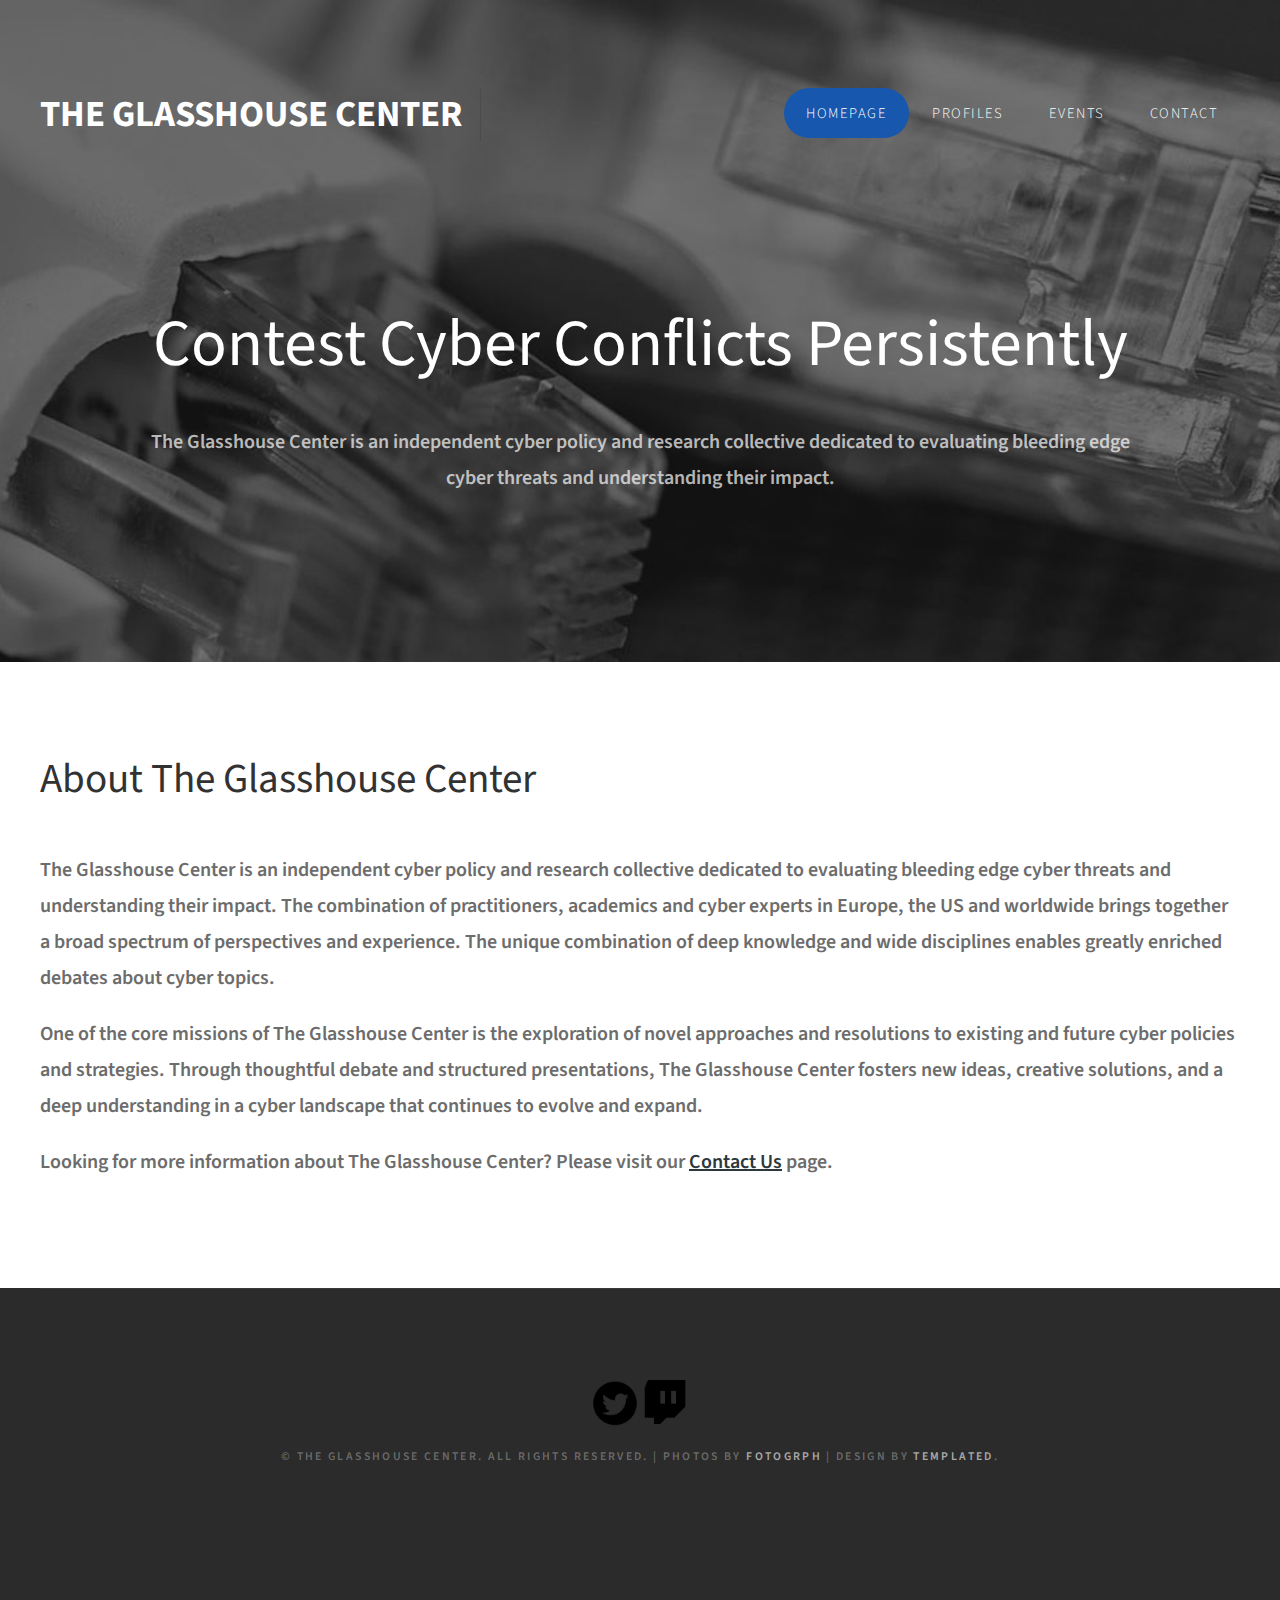
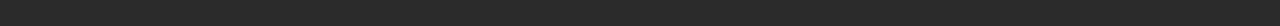
<file: index.html>
<!DOCTYPE html>
<!--
Design by TEMPLATED
http://templated.co
Released for free under the Creative Commons Attribution License

Name       : SimpleWork 
Description: A two-column, fixed-width design with dark color scheme.
Version    : 1.0
Released   : 20140225

By reading this, your received an +1 to HTML reviewing skills <3

-->
<html xmlns="http://www.w3.org/1999/xhtml">
  <head>
    <meta http-equiv="Content-Type" content=
    "text/html; charset=utf-8" />
    <title>
      The Glasshouse Center
    </title>
    <meta name="keywords" content="" />
    <meta name="description" content="The Glasshouse Center is an independent cyber policy and research collective dedicated to evaluating bleeding edge cyber threats and understanding their impact." />
    <link href="https://fonts.googleapis.com/css?family=Source+Sans+Pro:200,300,400,600,700,900"
    rel="stylesheet" />
    <link href="default.css" rel="stylesheet" type="text/css" media="all" />
    <link href="fonts.css" rel="stylesheet" type="text/css" media="all" />
    <!--[if IE 6]><link href="default_ie6.css" rel="stylesheet" type="text/css" /><![endif]-->
    <script async src="https://www.googletagmanager.com/gtag/js?id=G-L4NRE0BMDX"></script>
    <script>
      window.dataLayer = window.dataLayer || [];
      function gtag(){dataLayer.push(arguments);}
      gtag('js', new Date());

      gtag('config', 'G-L4NRE0BMDX');
    </script>        
  </head>
  <body>
    <div id="header-wrapper">
      <div id="header" class="container">
        <div id="logo">
          <h1>
            <a href="index.html">The Glasshouse Center</a>
          </h1>
        </div>
        <div id="menu">
          <ul>
            <li class="current_page_item">
              <a href="#" accesskey="1" title="">Homepage</a>
            </li>
            <li>
              <a href="profiles.html" accesskey="2" title=
              "">Profiles</a>
            </li>
            <li>
              <a href="events.html" accesskey="3" title=
              "">Events</a>
            </li>             
            <li>
              <a href="contact.html" accesskey="5" title=
              "">Contact</a>
            </li>
          </ul>
        </div>
      </div>
      <div id="header-featured">
        <div id="banner-wrapper">
          <div id="banner" class="container">
            <h2>
              Contest Cyber Conflicts Persistently
            </h2>
            <p>
              The Glasshouse Center is an independent cyber policy
              and research collective dedicated to evaluating
              bleeding edge cyber threats and understanding their
              impact.
            </p>
          </div>
        </div>
      </div>
    </div>
    <div id="wrapper">
      <div id="page" class="container">
        <div class="title">
          <h2>
            About The Glasshouse Center
          </h2>
        </div>
        <p>
          The Glasshouse Center is an independent cyber policy and
          research collective dedicated to evaluating bleeding edge
          cyber threats and understanding their impact. The
          combination of practitioners, academics and cyber experts
          in Europe, the US and worldwide brings together a broad
          spectrum of perspectives and experience. The unique
          combination of deep knowledge and wide disciplines
          enables greatly enriched debates about cyber topics.
        </p>
        <p>
          One of the core missions of The Glasshouse Center is the
          exploration of novel approaches and resolutions to
          existing and future cyber policies and strategies.
          Through thoughtful debate and structured presentations,
          The Glasshouse Center fosters new ideas, creative
          solutions, and a deep understanding in a cyber landscape
          that continues to evolve and expand.
        </p>
        <p>
          Looking for more information about The Glasshouse Center?
          Please visit our <a href="contact.html">Contact Us</a>
          page.
        </p>
      </div>
    </div>
    <div id="copyright" class="container">
      <p>
        <a href="https://Twitter.com/GlasshouseCtr"><img alt=
        "Twitter Icon" src='images/43-twitter-512.png' class=
        "image-twitter" /></a><a href=
        "https://twitch.tv/TheGlasshouseCtr"><img alt="Twitch Icon"
        src='images/twitch-9-457969.png' class=
        "image-twitter" /></a>
      </p>
      <p>
        © The Glasshouse Center. All rights reserved. | Photos by
        <a href="http://fotogrph.com/">Fotogrph</a> | Design by
        <a href="http://templated.co" rel="nofollow">TEMPLATED</a>.
      </p>
    </div>
  </body>
</html>
</file>
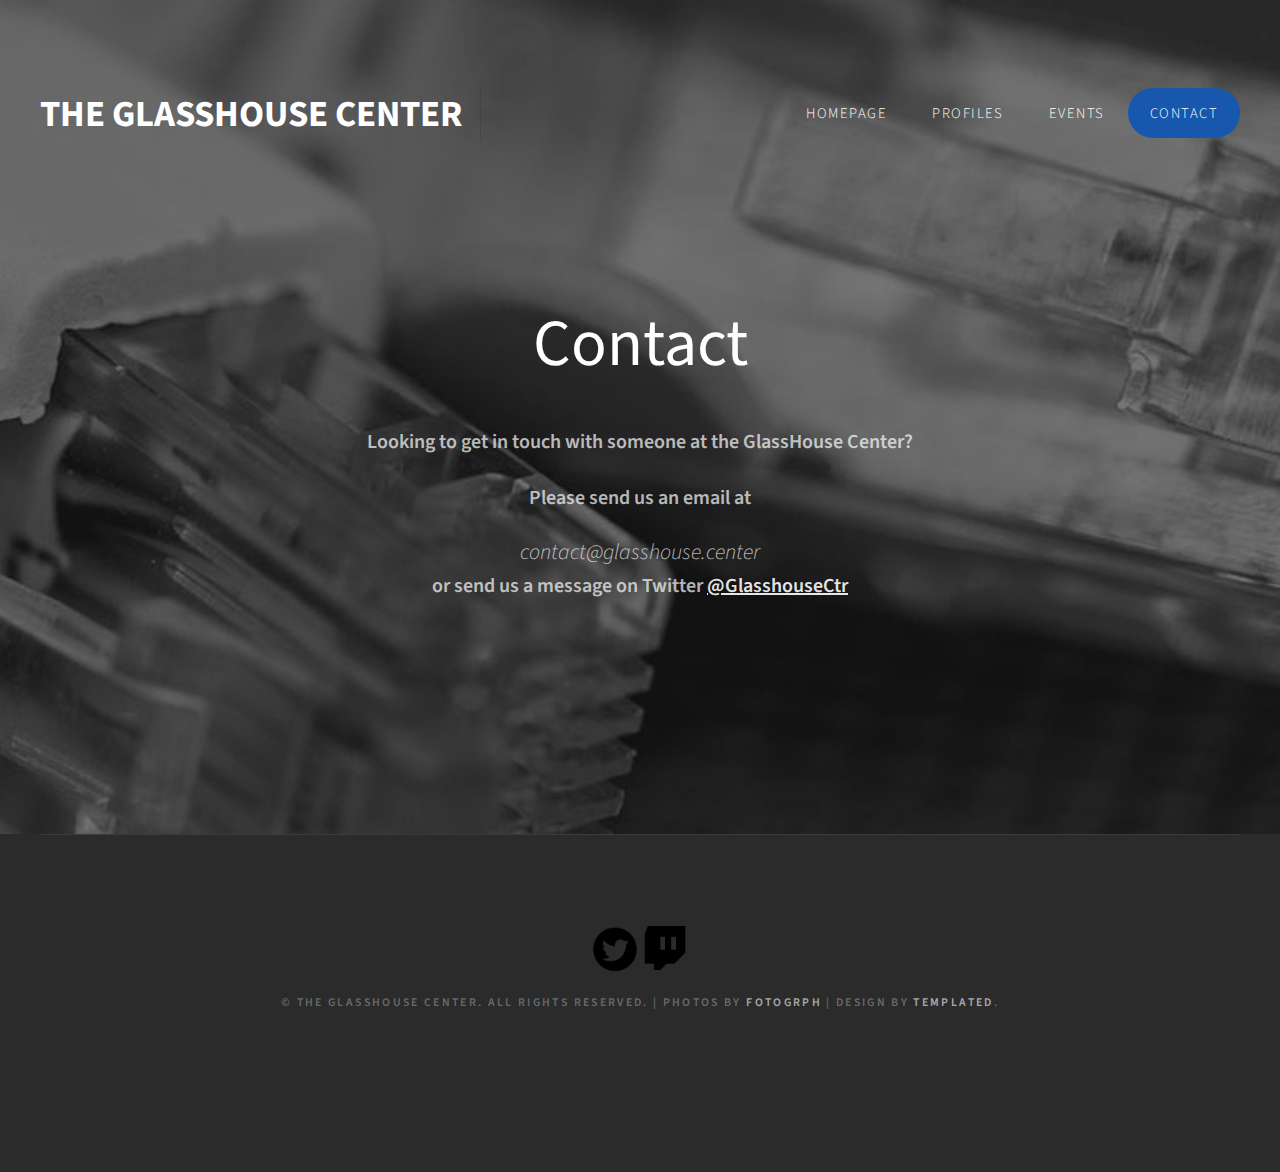
<file: contact.html>
<!DOCTYPE html>
<!--
Design by TEMPLATED
http://templated.co
Released for free under the Creative Commons Attribution License

Name       : SimpleWork 
Description: A two-column, fixed-width design with dark color scheme.
Version    : 1.0
Released   : 20140225

By reading this, your received an +1 to HTML reviewing skills <3

-->
<html xmlns="http://www.w3.org/1999/xhtml">
<head>
<meta http-equiv="Content-Type" content="text/html; charset=utf-8" />
<title>The Glasshouse Center - Contact</title>
<meta name="keywords" content="" />
<meta name="description" content="The Glasshouse Center is an independent cyber policy and research collective dedicated to evaluating bleeding edge cyber threats and understanding their impact." />
<link href="https://fonts.googleapis.com/css?family=Source+Sans+Pro:200,300,400,600,700,900" rel="stylesheet" />
<link href="default.css" rel="stylesheet" type="text/css" media="all" />
<link href="fonts.css" rel="stylesheet" type="text/css" media="all" />

<!--[if IE 6]><link href="default_ie6.css" rel="stylesheet" type="text/css" /><![endif]-->
  <script async src="https://www.googletagmanager.com/gtag/js?id=G-L4NRE0BMDX"></script>
  <script>
    window.dataLayer = window.dataLayer || [];
    function gtag(){dataLayer.push(arguments);}
    gtag('js', new Date());

    gtag('config', 'G-L4NRE0BMDX');
  </script>  
</head>
<body>
<div id="header-wrapper">
	<div id="header" class="container">
		<div id="logo">
			<h1><a href="index.html">The Glasshouse Center</a></h1>
		</div>
		<div id="menu">
			<ul>
				<li><a href="index.html" accesskey="1" title="">Homepage</a></li>
				<li><a href="profiles.html" accesskey="2" title="">Profiles</a></li>
        <li><a href="events.html" accesskey="3" title="">Events</a></li>                    
				<li class="current_page_item"><a href="#" accesskey="5" title="">Contact</a></li>
			</ul>
		</div>
	</div>
	<div id="header-featured">
        <div id="banner-wrapper">
          <div id="banner" class="container">
            <h2>
              Contact
            </h2>
            <p>Looking to get in touch with someone at the GlassHouse Center?</p>
              <p>  Please send us an email at </p>
              <address>contact@glasshouse.center</address>
              <p>or send us a message on Twitter <a href="https://Twitter.com/GlasshouseCtr">@GlasshouseCtr</a></p>
            
            <br />
            <br />
          </div>
		</div>
	</div>
</div>
<div id="wrapper">

</div>

<div id="copyright" class="container">
    <p><a href="https://Twitter.com/GlasshouseCtr"><img alt="Twitter Icon" src='images/43-twitter-512.png' class="image-twitter"/></a><a href="https://twitch.tv/TheGlasshouseCtr"><img alt="Twitch Icon" src='images/twitch-9-457969.png' class="image-twitter" /></a></p>
	<p>&copy; The Glasshouse Center. All rights reserved. | Photos by <a href="http://fotogrph.com/">Fotogrph</a> | Design by <a href="http://templated.co" rel="nofollow">TEMPLATED</a>.</p>
</div>
</body>
</html>
</file>
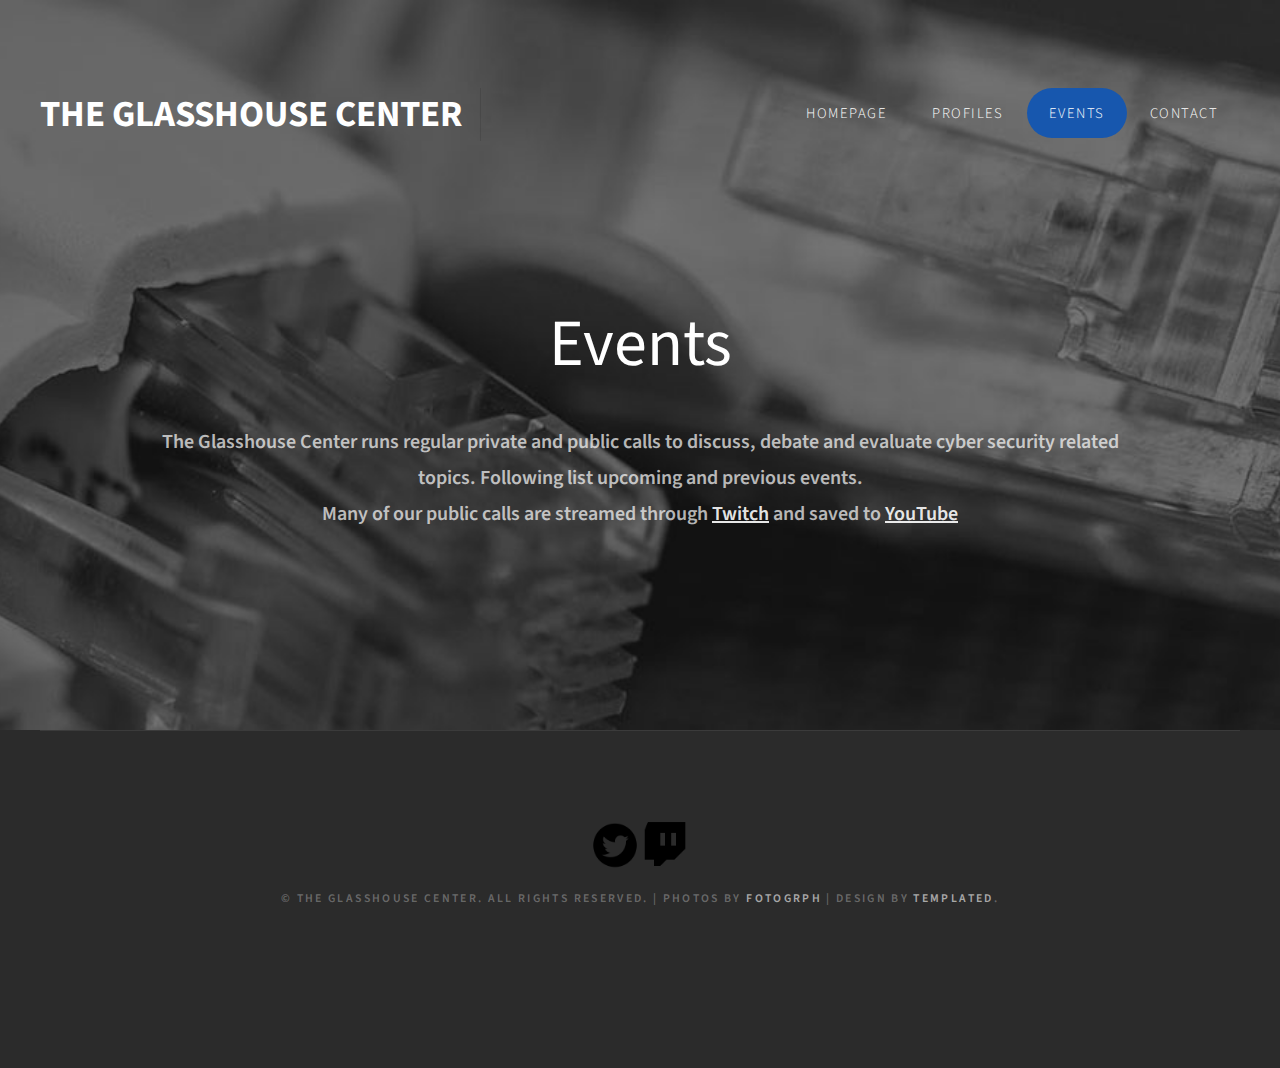
<file: events.html>
<!DOCTYPE html>
<!--
Design by TEMPLATED
http://templated.co
Released for free under the Creative Commons Attribution License

Name       : SimpleWork 
Description: A two-column, fixed-width design with dark color scheme.
Version    : 1.0
Released   : 20140225

By reading this, your received an +1 to HTML reviewing skills <3

-->
<html xmlns="http://www.w3.org/1999/xhtml">
<head>
<meta http-equiv="Content-Type" content="text/html; charset=utf-8" />
<title>The Glasshouse Center - Events</title>
<meta name="keywords" content="" />
<meta name="description" content="The Glasshouse Center is an independent cyber policy and research collective dedicated to evaluating bleeding edge cyber threats and understanding their impact." />
<link href="https://fonts.googleapis.com/css?family=Source+Sans+Pro:200,300,400,600,700,900" rel="stylesheet" />
<link href="default.css" rel="stylesheet" type="text/css" media="all" />
<link href="fonts.css" rel="stylesheet" type="text/css" media="all" />

<!--[if IE 6]><link href="default_ie6.css" rel="stylesheet" type="text/css" /><![endif]-->
  <script async src="https://www.googletagmanager.com/gtag/js?id=G-L4NRE0BMDX"></script>
  <script>
    window.dataLayer = window.dataLayer || [];
    function gtag(){dataLayer.push(arguments);}
    gtag('js', new Date());

    gtag('config', 'G-L4NRE0BMDX');
  </script>  
</head>
<body>
<div id="header-wrapper">
  <div id="header" class="container">
    <div id="logo">
      <h1><a href="index.html">The Glasshouse Center</a></h1>
    </div>
    <div id="menu">
      <ul>
        <li><a href="index.html" accesskey="1" title="">Homepage</a></li>
        <li><a href="profiles.html" accesskey="2" title="">Profiles</a></li>
        <li class="current_page_item"><a href="#" accesskey="3" title="">Events</a></li>                    
        <li><a href="contact.html" accesskey="5" title="">Contact</a></li>
      </ul>
    </div>
  </div>
  <div id="header-featured">
        <div id="banner-wrapper">
          <div id="banner" class="container">
            <h2>
              Events
            </h2>
            <p>The Glasshouse Center runs regular private and public calls to discuss, debate and evaluate cyber security related topics. Following list upcoming and previous events.  <br />Many of our public calls are streamed through <a href="https://twitch.tv/TheGlasshouseCtr">Twitch</a> and saved to <a href="https://www.youtube.com/channel/UC1vgdCz3YkBTKlrcXZHfrBA">YouTube</a></p>
            
            <br />
    <div id="twitch-embed"></div>

    <!-- Load the Twitch embed JavaScript file -->
    <script src="https://embed.twitch.tv/embed/v1.js"></script>

    <!-- Create a Twitch.Embed object that will render within the "twitch-embed" element -->
    <script type="text/javascript">
      new Twitch.Embed("twitch-embed", {
        width: 854,
        height: 480,
        channel: "theglasshousectr",
        // Only needed if this page is going to be embedded on other websites
        parent: ["glasshouse.center", "www.glasshouse.center"]
      });
    </script>          </div>
    </div>
  </div>
</div>
<div id="wrapper">

</div>

<div id="copyright" class="container">
    <p><a href="https://Twitter.com/GlasshouseCtr"><img alt="Twitter Icon" src='images/43-twitter-512.png' class="image-twitter"/></a><a href="https://twitch.tv/TheGlasshouseCtr"><img alt="Twitch Icon" src='images/twitch-9-457969.png' class="image-twitter" /></a></p>
  <p>&copy; The Glasshouse Center. All rights reserved. | Photos by <a href="http://fotogrph.com/">Fotogrph</a> | Design by <a href="http://templated.co" rel="nofollow">TEMPLATED</a>.</p>
</div>
</body>
</html>
</file>
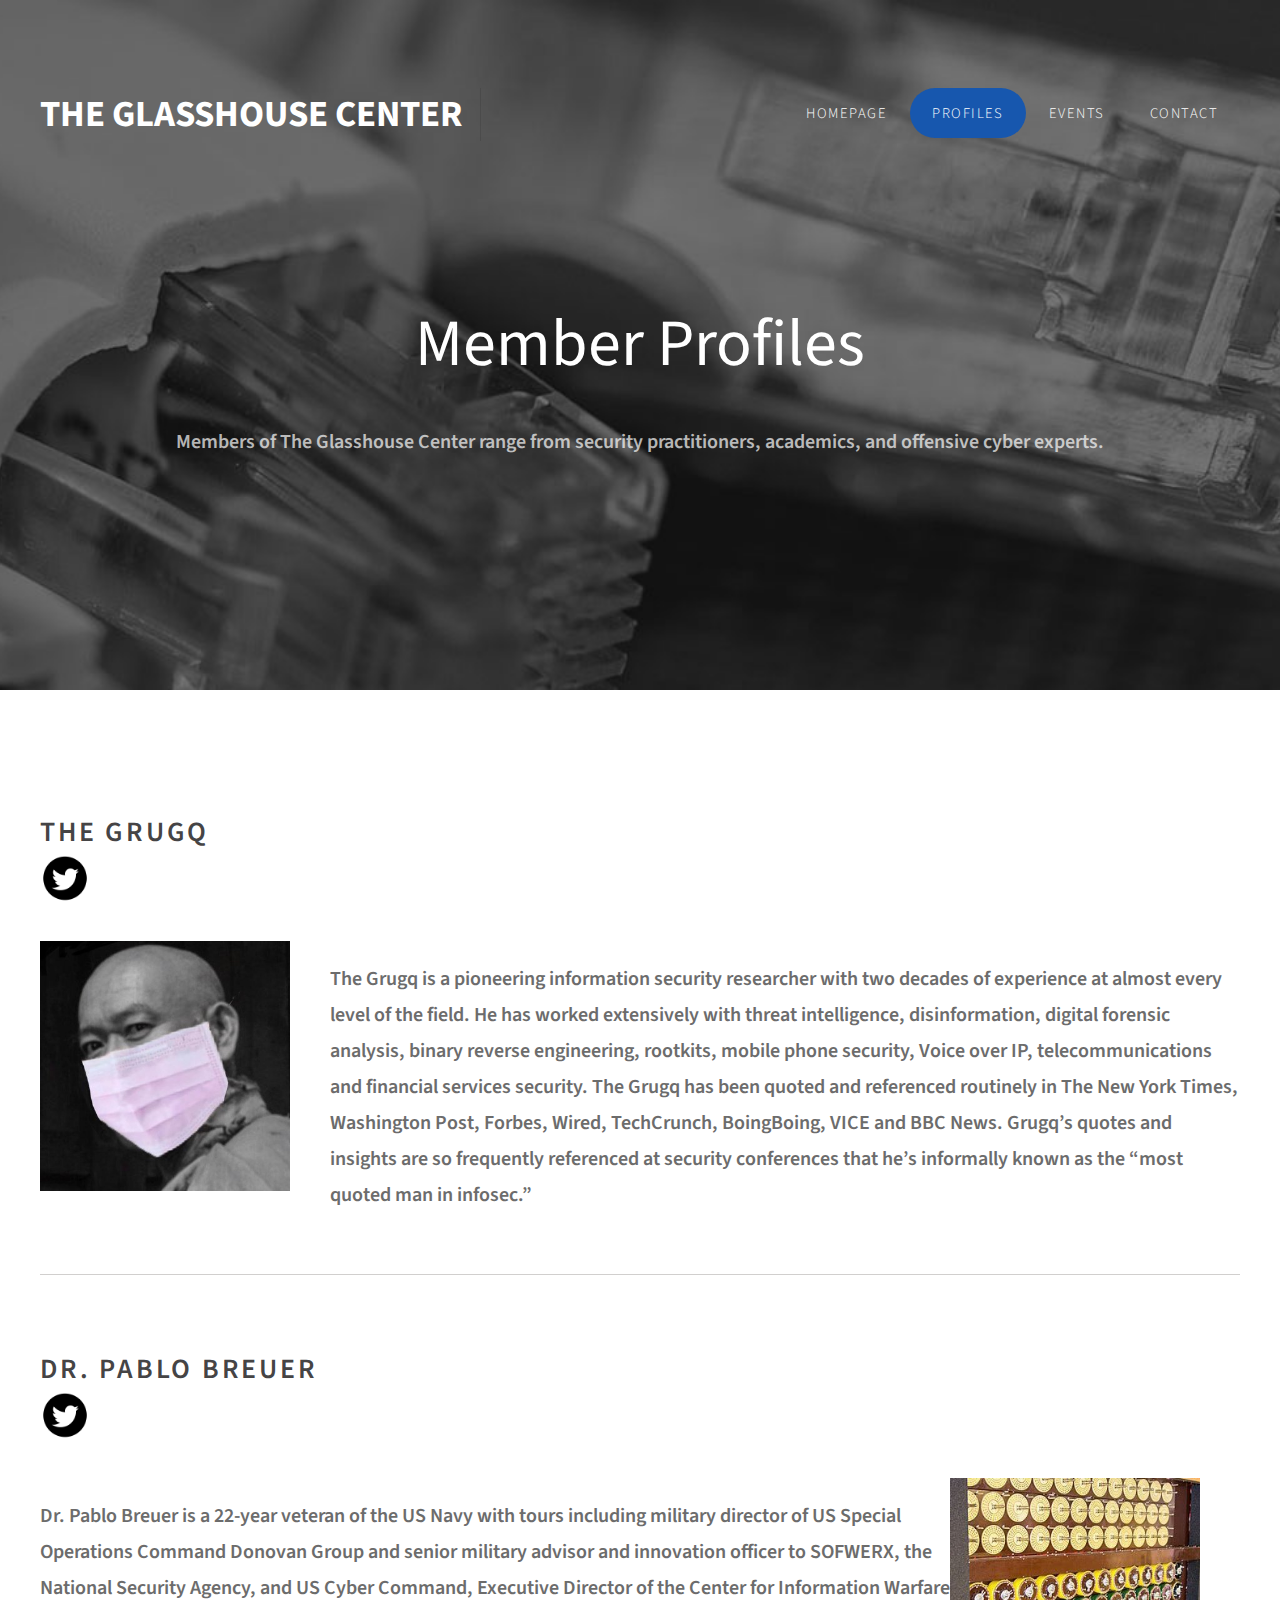
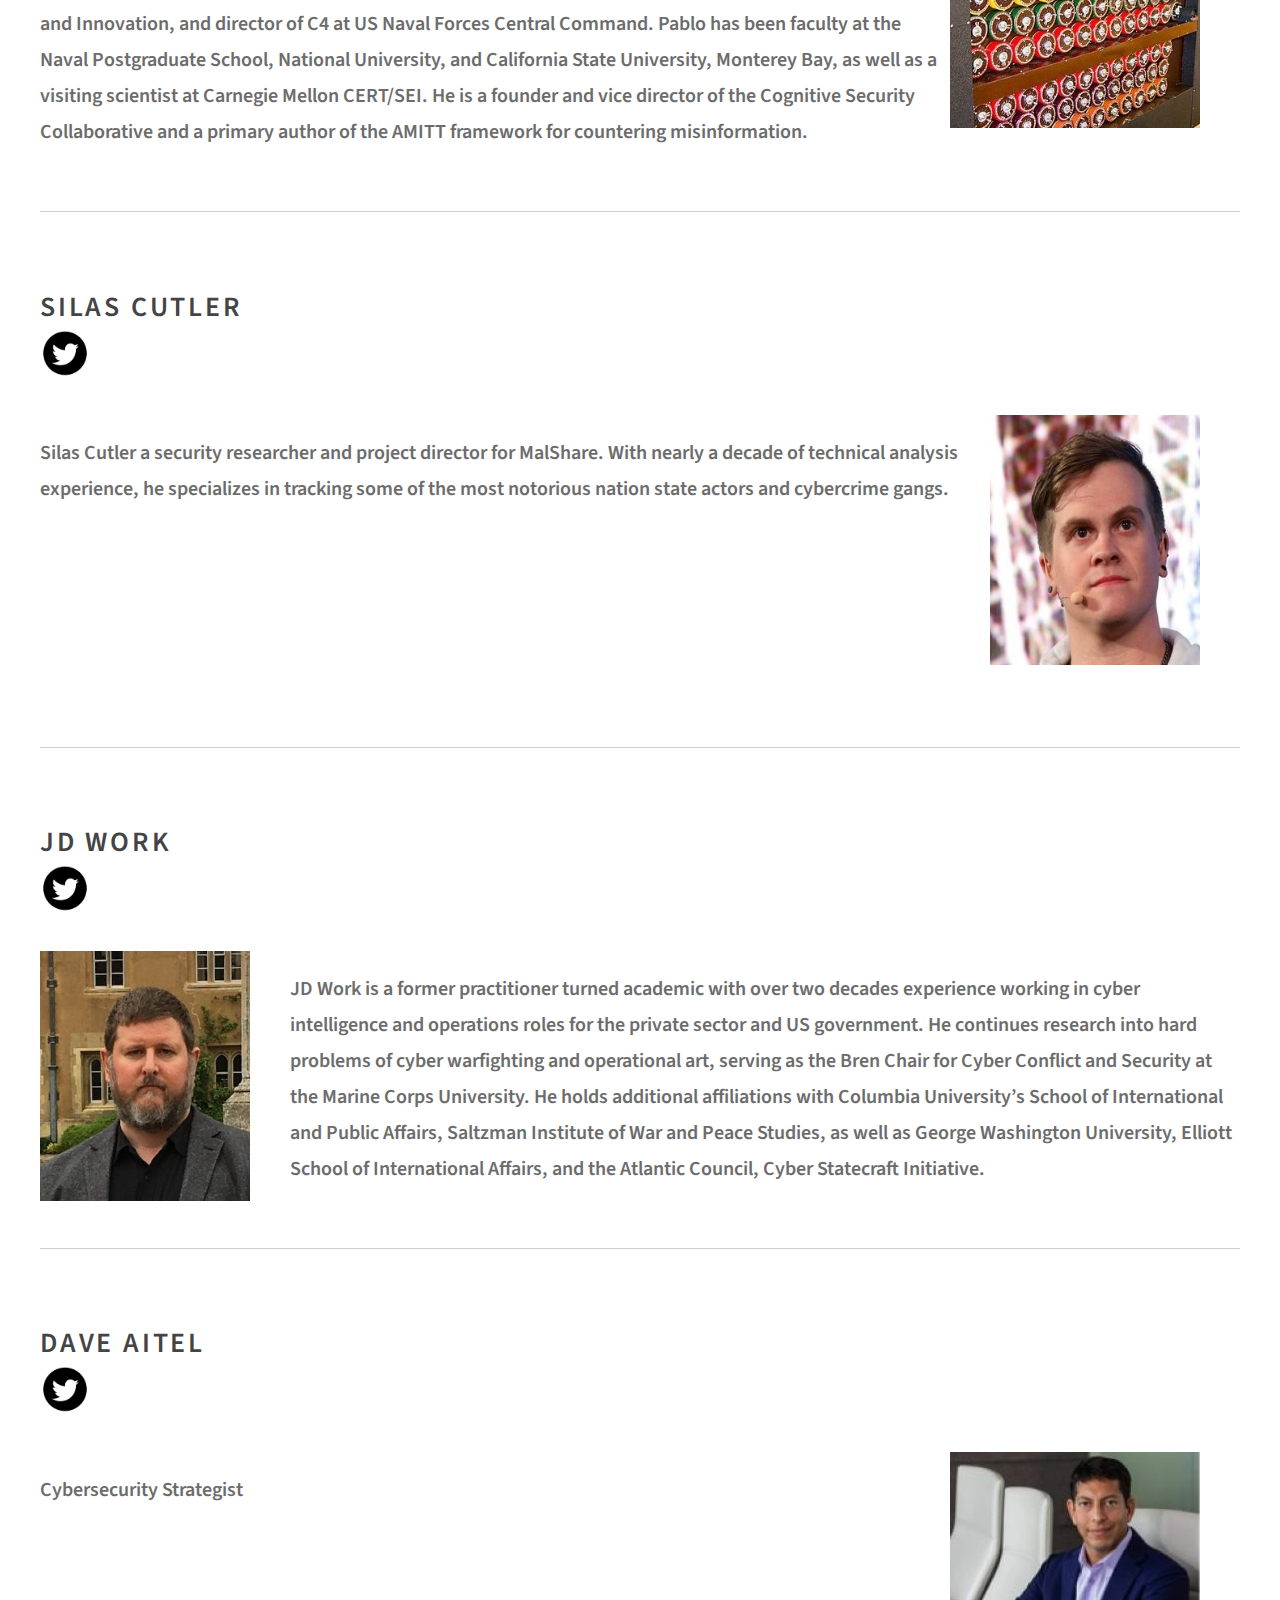
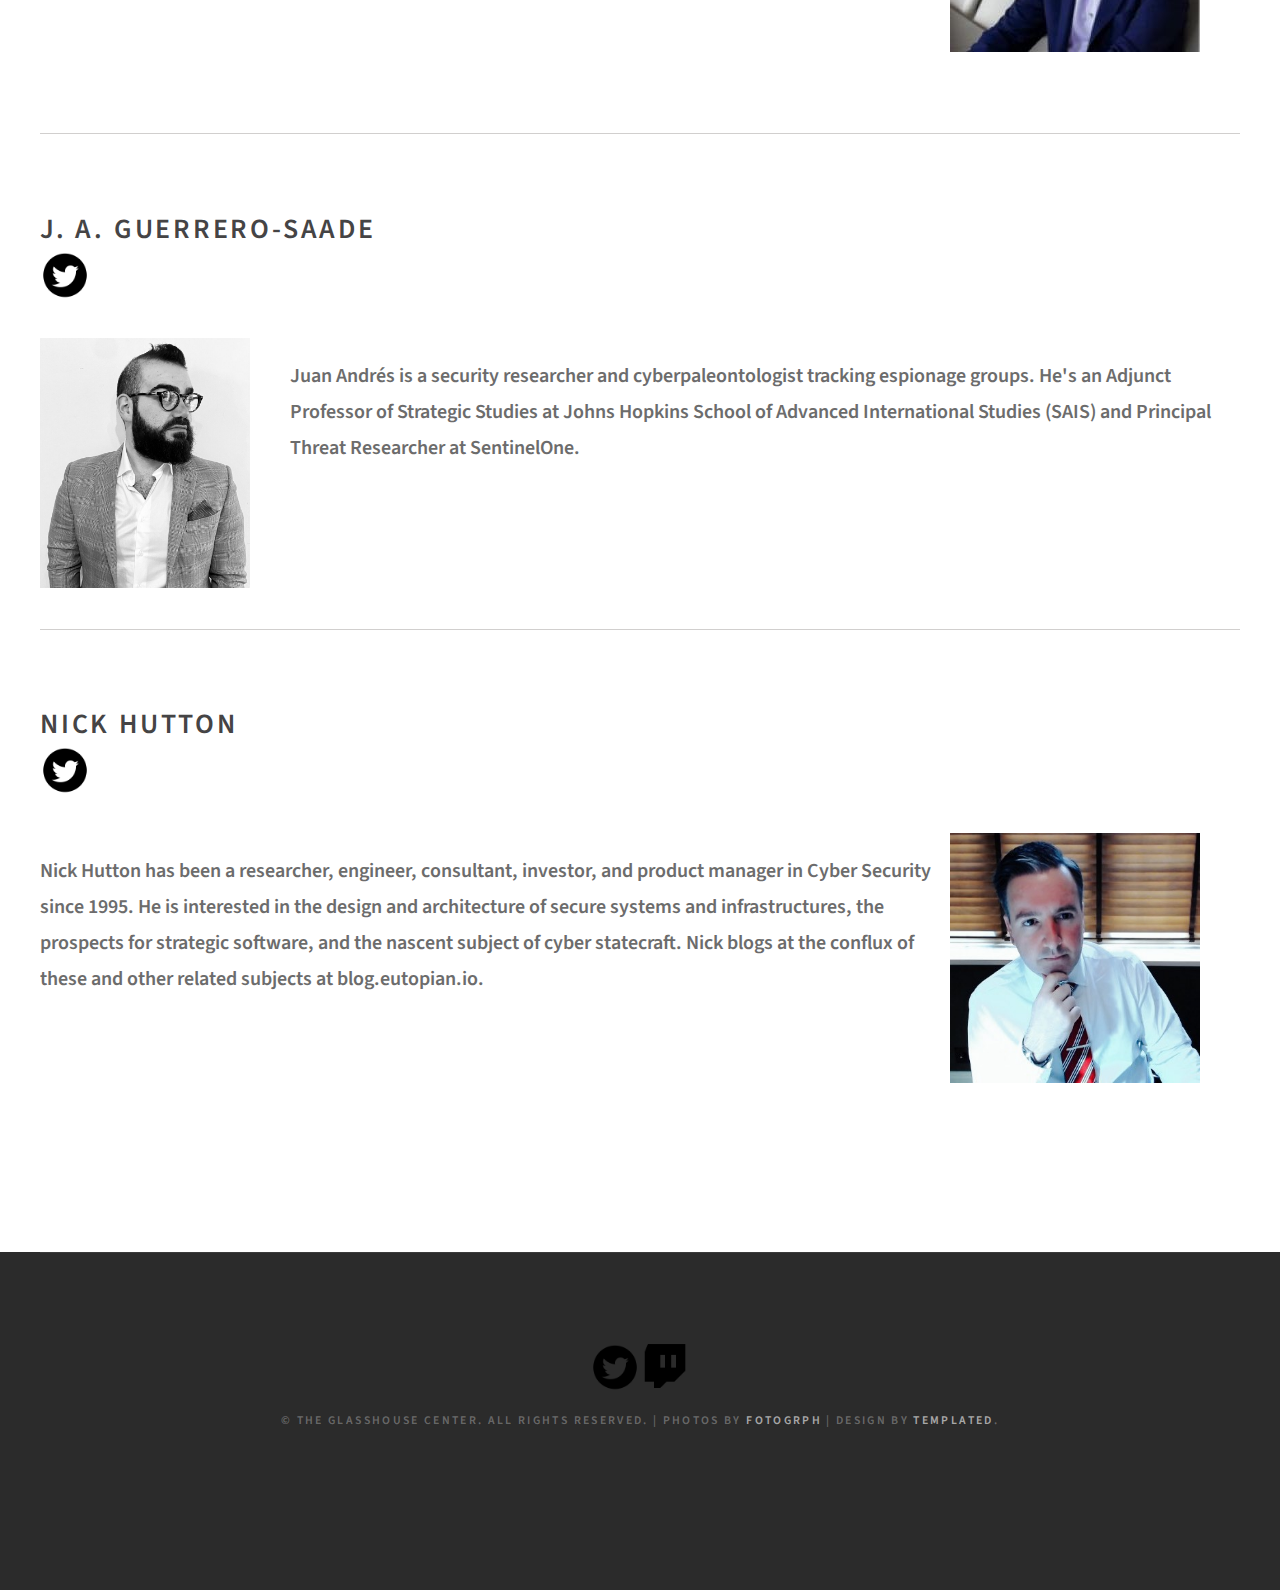
<file: profiles.html>
<!DOCTYPE html>
<!--
Design by TEMPLATED
http://templated.co
Released for free under the Creative Commons Attribution License

Name       : SimpleWork 
Description: A two-column, fixed-width design with dark color scheme.
Version    : 1.0
Released   : 20140225

By reading this, your received an +1 to HTML reviewing skills <3

-->
<html xmlns="http://www.w3.org/1999/xhtml">
  <head>
    <meta http-equiv="Content-Type" content=
    "text/html; charset=utf-8" />
    <title>
      The Glasshouse Center - Member Profiles
    </title>
    <meta name="keywords" content="" />
    <meta name="description" content="The Glasshouse Center is an independent cyber policy and research collective dedicated to evaluating bleeding edge cyber threats and understanding their impact." />
    <link href="https://fonts.googleapis.com/css?family=Source+Sans+Pro:200,300,400,600,700,900" rel="stylesheet" />
    <link href="default.css" rel="stylesheet" type="text/css" media="all" />
    <link href="fonts.css" rel="stylesheet" type="text/css" media="all" />
    <!--[if IE 6]><link href="default_ie6.css" rel="stylesheet" type="text/css" /><![endif]-->
    <!-- Global site tag (gtag.js) - Google Analytics -->
    <script async src="https://www.googletagmanager.com/gtag/js?id=G-L4NRE0BMDX"></script>
    <script>
      window.dataLayer = window.dataLayer || [];
      function gtag(){dataLayer.push(arguments);}
      gtag('js', new Date());

      gtag('config', 'G-L4NRE0BMDX');
    </script>      
  </head>
  <body>
    <div id="header-wrapper">
      <div id="header" class="container">
        <div id="logo">
          <h1>
            <a href="index.html">The Glasshouse Center</a>
          </h1>
        </div>
        <div id="menu">
          <ul>
            <li>
              <a href="index.html" accesskey="1" title=
              "">Homepage</a>
            </li>
            <li class="current_page_item">
              <a href="#" accesskey="2" title="">Profiles</a>
            </li>
            <li>
              <a href="events.html" accesskey="3" title=
              "">Events</a>
            </li>            
            <li>
              <a href="contact.html" accesskey="5" title=
              "">Contact</a>
            </li>
          </ul>
        </div>
      </div>
      <div id="header-featured">
        <div id="banner-wrapper">
          <div id="banner" class="container">
            <h2>
              Member Profiles
            </h2>
            <p>
              Members of The Glasshouse Center range from security
              practitioners, academics, and offensive cyber
              experts.
            </p><br />
            <br />
          </div>
        </div>
      </div>
    </div>
    <div id="wrapper">
      <div id="page" class="container">
        <ul class="style1">
          <li class="first">
            <h3>
              the grugq<br />
              <a href="https://twitter.com/thegrugq"><img src=
              "images/43-twitter-512.png" alt="" class=
              "image-twitter" /></a>
            </h3>
            <p>
              <img src="images/grugq.jpg" alt="" class=
              "image image-left image-profile" />
            </p>
            <p>
              The Grugq is a pioneering information security
              researcher with two decades of experience at almost
              every level of the field. He has worked extensively
              with threat intelligence, disinformation, digital
              forensic analysis, binary reverse engineering,
              rootkits, mobile phone security, Voice over IP,
              telecommunications and financial services security.
              The Grugq has been quoted and referenced routinely in
              The New York Times, Washington Post, Forbes, Wired,
              TechCrunch, BoingBoing, VICE and BBC News. Grugq’s
              quotes and insights are so frequently referenced at
              security conferences that he’s informally known as
              the “most quoted man in infosec.”
            </p>
          </li>
          <li class="first">
            <h3>
              Dr. Pablo Breuer<br />
              <a href="https://twitter.com/Ngree_H0bit"><img src=
              "images/43-twitter-512.png" alt="" class=
              "image-twitter" /></a>
            </h3>
            <p>
              <img src="images/Breuer.jpg" alt="" class=
              "image image-right image-profile" />
            </p>
            <p>
              Dr. Pablo Breuer is a 22-year
              veteran of the US Navy with tours including military
              director of US Special Operations Command Donovan
              Group and senior military advisor and innovation
              officer to SOFWERX, the National Security Agency, and
              US Cyber Command, Executive Director of the Center
              for Information Warfare and Innovation, and director
              of C4 at US Naval Forces Central Command. Pablo has
              been faculty at the Naval Postgraduate School,
              National University, and California State University,
              Monterey Bay, as well as a visiting scientist at
              Carnegie Mellon CERT/SEI. He is a founder and vice
              director of the Cognitive Security Collaborative and
              a primary author of the AMITT framework for
              countering misinformation.
            </p>
          </li>
          <li class="second">
            <h3>
              Silas Cutler<br />
              <a href="https://twitter.com/silascutler"><img src=
              "images/43-twitter-512.png" alt="" class=
              "image-twitter" /></a>
            </h3>
            <p>
              <img src="images/silas.jpg" alt="" class=
              "image image-right image-profile-tall" />
            </p>
            <p>
            Silas Cutler a security researcher and project director for 
            MalShare. With nearly a decade of technical analysis 
            experience, he specializes in tracking some of the most 
            notorious nation state actors and cybercrime gangs.
            </p>
          </li>
          <li class="first">
            <h3>
              JD Work<br />
              <a href=
              "https://twitter.com/HostileSpectrum"><img src=
              "images/43-twitter-512.png" alt="" class=
              "image-twitter" /></a>
            </h3>
            <p>
              <img src="images/JD_Work.jpg" alt="" class=
              "image image-left image-profile-tall" />
            </p>
            <p>
              JD Work is a former practitioner turned academic with
              over two decades experience working in cyber
              intelligence and operations roles for the private
              sector and US government. He continues research into
              hard problems of cyber warfighting and operational
              art, serving as the Bren Chair for Cyber Conflict and
              Security at the Marine Corps University. He holds
              additional affiliations with Columbia University’s
              School of International and Public Affairs, Saltzman
              Institute of War and Peace Studies, as well as George
              Washington University, Elliott School of
              International Affairs, and the Atlantic Council,
              Cyber Statecraft Initiative.
            </p>
          </li>
          <li class="first">
            <h3>
              Dave Aitel<br />
              <a href="https://twitter.com/daveaitel"><img src=
              "images/43-twitter-512.png" alt="" class=
              "image-twitter" /></a>
            </h3>
            <p>
              <img src="images/picture-5764-1556129709.jpg" alt=""
              class="image image-right image-profile-wide" />
            </p>
            <p>
              Cybersecurity Strategist
            </p>
          </li>
          <li class="first">
            <h3>
              J. A. Guerrero-Saade<br />
              <a href="https://twitter.com/juanandres_gs"><img src=
              "images/43-twitter-512.png" alt="@juanandres_gs" class=
              "image-twitter" /></a>
            </h3>
            <p>
              <img src="images/jags.jpg" alt="" class=
              "image image-left image-profile-tall" />
            </p>
            <p>
              Juan Andrés is a security researcher and cyberpaleontologist 
              tracking espionage groups. He's an Adjunct Professor of 
              Strategic Studies at Johns Hopkins School of Advanced 
              International Studies (SAIS) and Principal Threat Researcher 
              at SentinelOne.
            </p>
          </li>
          <li class="second">
            <h3>
              Nick Hutton<br />
              <a href="https://twitter.com/nickdothutton"><img src=
              "images/43-twitter-512.png" alt="@nickdothutton" class=
              "image-twitter" /></a>
            </h3>
            <p>
              <img src="images/nch-side-square.jpg" alt="" class=
              "image image-right image-profile" />
            </p>
            <p>
              Nick Hutton has been a researcher, engineer, consultant, 
              investor, and product manager in Cyber Security since 
              1995. He is interested in the design and architecture 
              of secure systems and infrastructures, the prospects 
              for strategic software, and the nascent subject of cyber 
              statecraft. Nick blogs at the conflux of these and other
              related subjects at blog.eutopian.io.	
            </p>
          </li>


        </ul>
      </div>
    </div>
    <div id="copyright" class="container">
      <p>
        <a href="https://Twitter.com/GlasshouseCtr"><img alt=
        "Twitter Icon" src='images/43-twitter-512.png' class=
        "image-twitter" /></a><a href=
        "https://twitch.tv/TheGlasshouseCtr"><img alt="Twitch Icon"
        src='images/twitch-9-457969.png' class=
        "image-twitter" /></a>
      </p>
      <p>
        © The Glasshouse Center. All rights reserved. | Photos by
        <a href="http://fotogrph.com/">Fotogrph</a> | Design by
        <a href="http://templated.co" rel="nofollow">TEMPLATED</a>.
      </p>
    </div>
  </body>
</html>
</file>
<file: default.css>
html, body
{
	height: 100%;
}

body
{
	margin: 0px;
	padding: 0px;
	background: #2b2b2b;
	font-family: 'Source Sans Pro', sans-serif;
	font-size: 11pt;
	font-weight: 300;
	color: #6c6c6c
}

h1, h2, h3
{
	margin: 0;
	padding: 0;
	font-weight: 600;
	color: #454445;
}

p, ol, ul
{
	margin-top: 0;
}

ol, ul
{
	padding: 0;
	list-style: none;
}

p
{
	font-size: 15pt;	
	line-height: 180%;
	font-weight: 600;

}

strong
{
}

a
{
	color: #2C383B;
}

a:hover
{
	text-decoration: none;
}

.container
{
	margin: 0px auto;
	width: 1200px;
}

/*********************************************************************************/
/* Image Style                                                                   */
/*********************************************************************************/

.image
{
	display: inline-block;
	background: #2b2b2b;
}

.image img
{
	display: block;
	width: 100%;
}

.image-profile
{
	display: block;
	width: 250px;
	height: 250px;	
}

.image-profile-wide
{
	display: block;
	width: 250px;
	height: 200px;	
}

.image-profile-tall
{
	display: block;
	width: 210px;
	height: 250px;	
}

.image-twitter
{
	display: inline-block;
	width: 50px;
	height: 50px;	}



.image-full
{
	display: block;
	width: 100%;
	margin: 0 0 2em 0;
}

.image-left
{
	float: left;
	margin: 0 2em 2em 0;
}
.image-right
{
	float: right;
	margin: 0 2em 2em 0;
}
.image-centered
{
	display: block;
	margin: 0 0 2em 0;
}

.image-centered img
{
	margin: 0 auto;
	width: auto;
}

/*********************************************************************************/
/* List Styles                                                                   */
/*********************************************************************************/

	ul.style1
{
	margin: 0;
	padding: 0em 0em 0em 0em;
	overflow: hidden;
	list-style: none;
	color: #6c6c6c
}

ul.style1 li
{
	overflow: hidden;
	display: block;
	padding: 2.80em 0em;
	border-top: 1px solid #D1CFCE;
}

ul.style1 li:first-child
{
	padding-top: 0;
	border-top: none;
}

ul.style1 .image-left
{
	margin-bottom: 0;
}

ul.style1 h3
{
	padding: 1.2em 0em 1em 0em;
	letter-spacing: 0.10em;
	text-transform: uppercase;
	font-size: 1.9em;
	font-weight: 600;
	color: #454445;
}

ul.style1 a
{
	text-decoration: none;
	color: #525252;
}

ul.style1 a:hover
{
	text-decoration: underline;
	color: #525252;
}

ul.style2
{
	margin: 0;
	padding-top: 1em;
	list-style: none;
}

ul.style2 li
{
	border-top: solid 1px #E5E5E5;
	padding: 0.80em 0 0.80em 0;
	font-family: 0.80em;
}

ul.style2 li:before
{
	display: inline-block;
	padding: 4px;
	background: #DB3256;
}

ul.style2 a
{
	display: inline-block;
	margin-left: 1em;
}

ul.style2 li:first-child
{
	border-top: 0;
	padding-top: 0;
}

ul.style2 .icon
{
	color: #FFF;
}

ul.style3
{
	margin: 0;
	padding-top: 1em;
	list-style: none;
}

ul.style3 li
{
	border-top: solid 1px rgba(255,255,255,.2);
	padding: 1em 0 1em 0;
	font-family: 0.80em;
}

ul.style3 li:before
{
	display: inline-block;
	padding: 4px;
	background: #FFF;
}

ul.style3 a
{
	display: inline-block;
	margin-left: 1em;
	font-size: 1em !important;
	color: #FFF;
}

ul.style3 li:first-child
{
	border-top: 0;
	padding-top: 0;
}

ul.style3 .icon
{
	color: #DB3256;
}

/*********************************************************************************/
/* Social Icon Styles                                                            */
/*********************************************************************************/

	ul.contact
{
	margin: 0;
	padding: 2em 0em 0em 0em;
	list-style: none;
}

ul.contact li
{
	display: inline-block;
	padding: 0em 0.30em;
	font-size: 1em;
}

ul.contact li span
{
	display: none;
	margin: 0;
	padding: 0;
}

ul.contact li a
{
	color: #FFF;
}

ul.contact li a:before
{
	display: inline-block;
	background: #3f3f3f;
	width: 40px;
	height: 40px;
	line-height: 40px;
	border-radius: 20px;
	text-align: center;
	color: #FFFFFF;
}

ul.contact li a.icon-twitter:before
{
	background: #2DAAE4;
}

ul.contact li a.icon-facebook:before
{
	background: #39599F;
}

ul.contact li a.icon-dribbble:before
{
	background: #C4376B;
}

ul.contact li a.icon-tumblr:before
{
	background: #31516A;
}

ul.contact li a.icon-rss:before
{
	background: #F2600B;
}

/*********************************************************************************/
/* Button Style                                                                  */
/*********************************************************************************/

	.button
{
	display: inline-block;
	padding: 1.3em 3em;
	background: #1c5ab0;
	border-radius: 30px;
	-moz-transition: opacity 0.25s ease-in-out;
	-webkit-transition: opacity 0.25s ease-in-out;
	-o-transition: opacity 0.25s ease-in-out;
	-ms-transition: opacity 0.25s ease-in-out;
	transition: opacity 0.25s ease-in-out;
	letter-spacing: 0.20em;
	text-decoration: none;
	text-transform: uppercase;
	font-weight: 600;
	color: #FFF;
}

.button:hover
{
	background: #1757ae;
}

.button:active
{
}

.button-big
{
	padding: 1.6em 4em;
	font-size: 1.4em;
	font-weight: 900;
}

/*********************************************************************************/
/* Heading Titles                                                                */
/*********************************************************************************/

	.title
{
	margin-bottom: 3em;
}

.title h2
{
	font-weight: 400;
	font-size: 2.8em;
	color: #323232;
}

.title .byline
{
	letter-spacing: 0.15em;
	text-transform: uppercase;
	font-weight: 400;
	font-size: 1.1em;
	color: #6F6F6F;
}

/*********************************************************************************/
/* Header                                                                        */
/*********************************************************************************/
	
#header-wrapper
{
	background: #2b2b2b url(images/banner.jpg) no-repeat center;
	background-size: auto 100%;
}

#header
{
	position: relative;
	height: 150px;
}

/*********************************************************************************/
/* Logo                                                                          */
/*********************************************************************************/

#logo
{
	position: absolute;
	top: 6em;
	width: 100%;
}

#logo h1
{
	display: inline-block;
	font-size: 2.5em;
	text-transform: uppercase;
	font-weight: 700;
	color: #ED7070;
	padding-right: 0.50em;
	border-right: 1px solid rgba(0,0,0,.1);
}

#logo span
{
	display: inline-block;
	padding-right: .50em;
	letter-spacing: 0.10em;
	text-transform: uppercase;
	font-size: 0.90em;
}

#logo a
{
	text-decoration: none;
	color: #FFF;
}

#logo .fa
{
	color: #F2762E;
}

#logo .fa:after
{
	position: absolute;
	display: inline-block;
	padding-right: 2em;
}

/*********************************************************************************/
/* Menu                                                                          */
/*********************************************************************************/

#menu
{
	position: absolute;
	right: 0;
	top: 6em;
}

#menu ul
{
	display: inline-block;
}

#menu li
{
	display: block;
	float: left;
	text-align: center;
}

#menu li a, #menu li span
{
	display: inline-block;
	margin-left: 1px;
	padding: 1em 1.5em 1em 1.5em;
	letter-spacing: 0.10em;
	text-decoration: none;
	font-size: 1em;
	text-transform: uppercase;
	outline: 0;
	color: #FFF;
}

#menu li:hover a, #menu li.active a, #menu li.active span
{
}

#menu .current_page_item a
{
	background: #1757ae;
	border-radius: 30px;
	color: #FFF;
}

/*********************************************************************************/
/* Banner                                                                        */
/*********************************************************************************/
	

	#header-featured
	{
		padding: 10em 0em;
	}



#banner-wrapper
{
}

#banner
{
	overflow: hidden;
	width: 1000px;
	text-align: center;
	color: rgba(255,255,255,.7);
	font-size: 1.5em;
}

#banner a
{
	color: rgba(255,255,255,.9);
}

#banner h2
{
	padding-bottom: 0.50em;
	font-weight: 400;
	font-size: 3em;
	color: #FFF;
}

#banner .button
{
	margin-top: 2em;
	border-radius: 50px;
}

#banner strong
{
	color: #FFF;
}

#banner span
{
	display: block;
	padding-top: 0.20em;
	text-transform: uppercase;
	font-size: 1.2em;
	color: #A2A2A2;
}

/*********************************************************************************/
/* Page                                                                          */
/*********************************************************************************/

#wrapper
{
	background: #FFF;
}

#page
{
	overflow: hidden;
	padding: 6em 0em 6em 0em;
	background: #FFF;
}

#page .button
{
	margin-top: 2em;
}

/*********************************************************************************/
/* Content                                                                       */
/*********************************************************************************/

	#content
	{
		float: left;
		width: 700px;
	}

/*********************************************************************************/
/* Sidebar                                                                       */
/*********************************************************************************/

	#sidebar
	{
		float: right;
		width: 450px;
	}

	#stwo-col
	{
		margin-top: 2em;
	}

	#stwo-col h2
	{
		display: block;
		padding-bottom: 1.5em;
		letter-spacing: 0.10em;
		text-transform: uppercase;
		font-size: 1.2em;
		font-weight: 600;
		color: #454445;
	}

	#stwo-col .sbox1
	{
		float: left;
		width: 210px;
	}

	#stwo-col .sbox2
	{
		float: right;
		width: 210px;
	}

/*********************************************************************************/
/* Copyright                                                                     */
/*********************************************************************************/

#copyright
{
	overflow: hidden;
	padding: 6em 0em 10em 0em;
	border-top: 1px solid rgba(255,255,255,0.08);
}

#copyright p
{
	letter-spacing: 0.20em;
	text-align: center;
	text-transform: uppercase;
	font-size: 0.80em;
	color: rgba(255,255,255,0.3);
}

#copyright a
{
	text-decoration: none;
	color: rgba(255,255,255,0.6);
}

/*********************************************************************************/
/* Featured                                                                      */
/*********************************************************************************/

#featured-wrapper
{
	overflow: hidden;
	padding: 10em 0em;
	background: #FFF;
	text-align: center;
}

#featured
{
	overflow: hidden;
}

#featured .main-title
{
	margin-bottom: 4em;
}

#featured .main-title h2
{
	font-size: 4em;
}

#featured .main-title .byline
{
	font-size: 2em;
}

#featured-wrapper .fa
{
	display: inline-block;
	margin-bottom: 1em;
	width: 3em;
	height: 3em;
	line-height: 3em;
	font-size: 4em;
	color: #FFF;
	background: #F2762E;
	border: 1px solid #F2762E;
	border-radius: 50%;
}

.column1,  .column2,  .column3,  .column4
{
	width: 282px;
}

.column1,  .column2
{
	float: left;
	margin-right: 24px;
}

.column3
{
	float: left;
}

.column4
{
	float: right;
}

#slider-wrapper
{
	padding: 6em 0em;
	background: #DB3256;
}

#slider
{
	margin: 0em auto 0em auto;
	width: 1200px;
	position: relative;
}

#slider .button
{
}

#slider .button:hover
{
}

#slider .viewer
{
	width: 1000px;
	height: 375px;
	margin: 0 auto;
	overflow: hidden;
}

#slider .viewer .reel
{
	display: none;
	height: 375px;
}

#slider .viewer .reel .slide
{
	position: relative;
	width: 1000px;
	height: 375px;
}

#slider .viewer .reel h2
{
	position: absolute;
	top: 130px;
	left: 0;
	width: 1200px;
	height: 80px;
	line-height: 80px;
	background: #111111;
	text-align: center;
	opacity: 0.85;
	font-weight: normal;
	color: #ffffff;
	font-size: 2.25em;
}

#slider .viewer .reel p
{
	position: absolute;
	top: 210px;
	left: 0;
	width: 1200px;
	height: 40px;
	line-height: 40px;
	background: #0074C6;
	text-align: center;
	opacity: 0.85;
	font-weight: normal;
	color: #ffffff;
	font-size: 1.1em;
}

#slider .icon
{
	font-size: 4em;
	color: #FFF;
}

#slider .previous-button
{
	position: absolute;
	top: 150px;
	left: 0;
}

#slider .next-button
{
	position: absolute;
	top: 150px;
	right: 0;
}

#slider .indicator
{
	margin: 30px auto 0 auto;
}

#slider .indicator ul
{
	list-style: none;
	padding: 0;
	margin: 0;
	text-align: center;
}

#slider .indicator ul li
{
	display: inline-block;
	width: 12px;
	height: 12px;
	text-indent: -9999em;
	background: #c8c8c8;
	margin: 0 2px 0 2px;
	border-radius: 8px;
	border-bottom: solid 1px #ffffff;
	border-top: solid 1px #909090;
}

#slider .indicator ul li.active
{
	background: #505050;
	border-top: solid 1px #505050;
}

/*********************************************************************************/
/* Footer                                                                        */
/*********************************************************************************/

#footer-wrapper
{
	overflow: hidden;
	padding: 7em 0em;
	color: rgba(255,255,255,0.5);
}


#footer .title h2
{
	font-size: 2em;
	font-weight: 300;
	color: #FFF;
}

#footer .title .byline
{
	display: block;
	padding-top: 1em;
	text-transform: uppercase;
	font-size: 0.80em;
	color: rgba(255,255,255,0.5);
}

#footer .column1,
#footer .column2
{
	width: 560px;
}

#footer .column1
{
	float: left;
}

#footer .column2
{
	float: right;
}

#footer .button
{
	margin-top: 2em;
}

#extra
{
	overflow: hidden;
	margin: 5em auto 2em auto;
	padding: 2em 0em 2em 0em;
	background: #ECECEC;
}

#extra h2
{
	margin: 0em;
	padding: 0em;
	font-weight: 400;
	font-size: 2.4em;
	color: #555555;
}

#extra span
{
	display: block;
	padding-top: 0.20em;
	text-transform: uppercase;
	font-size: 1.2em;
	color: #A2A2A2;
}


.extra2
{
}


.margin-btm
{
	overflow: hidden;
	margin-bottom: 5em;
	padding-bottom: 5em;
	border-bottom: 1px solid rgba(0,0,0,.1);
}

.extra2 .button
{
	margin-top: 2em;
}

.extra2 .title h2
{
	font-size: 2em;
}

.extra2 .title .byline
{
	font-size: 0.80em;
}

.extra2 .ebox1,
.extra2 .ebox2
{
	width: 560px;
}

.extra2  .ebox1
{
	float: left;
	padding-right: 40px;
	border-right: 1px solid rgba(0,0,0,.1);
}

.extra2 .ebox2
{
	float: right;
}
</file>
<file: fonts.css>
@charset 'UTF-8';

@font-face
{
	font-family: 'FontAwesome';
	src: url('fonts/fontawesome-webfont.eot?v=3.0.1');
	src: url('fonts/fontawesome-webfont.eot?#iefix&v=3.0.1') format('embedded-opentype'),
	     url('fonts/fontawesome-webfont.woff?v=3.0.1') format('woff'),
	     url('fonts/fontawesome-webfont.ttf?v=3.0.1') format('truetype'),
	     url('fonts/fontawesome-webfont.svg#FontAwesome') format('svg');
	font-weight: normal;
	font-style: normal;
}

@font-face
{
	font-family: 'Font-Awesome-Social';
	src: url('fonts/fontawesome-social-webfont.eot');
	src: url('fonts/fontawesome-social-webfont.eot?#iefix') format('embedded-opentype'),
	     url('fonts/fontawesome-social-webfont.woff') format('woff'),
		 url('fonts/fontawesome-social-webfont.ttf') format('truetype'),
		 url('fonts/fontawesome-social-webfont.svg#Font-Awesome-More') format('svg');
	font-weight: normal;
	font-style: normal;
}
/*********************************************************************************/
/* Icons                                                                         */
/* Powered by Font Awesome by Dave Gandy | http://fontawesome.io                 */
/* Licensed under the SIL OFL 1.1 (font), MIT (CSS)                              */
/*********************************************************************************/

	.fa
	{
		text-decoration: none;
	}

		.fa:before
		{
			display:inline-block;
			font-family: FontAwesome;
			font-size: 1.25em;
			text-decoration: none;
			font-style: normal;
			font-weight: normal;
			line-height: 1;
			-webkit-font-smoothing:antialiased;
			-moz-osx-font-smoothing:grayscale;
		}

		.fa-lg{font-size:1.3333333333333333em;line-height:.75em;vertical-align:-15%}
		.fa-2x{font-size:2em}
		.fa-3x{font-size:3em}
		.fa-4x{font-size:4em}
		.fa-5x{font-size:5em}
		.fa-fw{width:1.2857142857142858em;text-align:center}
		.fa-ul{padding-left:0;margin-left:2.142857142857143em;list-style-type:none}.fa-ul>li{position:relative}
		.fa-li{position:absolute;left:-2.142857142857143em;width:2.142857142857143em;top:.14285714285714285em;text-align:center}.fa-li.fa-lg{left:-1.8571428571428572em}
		.fa-border{padding:.2em .25em .15em;border:solid .08em #eee;border-radius:.1em}
		.pull-right{float:right}
		.pull-left{float:left}
		.fa.pull-left{margin-right:.3em}
		.fa.pull-right{margin-left:.3em}
		.fa-spin{-webkit-animation:spin 2s infinite linear;-moz-animation:spin 2s infinite linear;-o-animation:spin 2s infinite linear;animation:spin 2s infinite linear}
		@-moz-keyframes spin{0%{-moz-transform:rotate(0deg)} 100%{-moz-transform:rotate(359deg)}}@-webkit-keyframes spin{0%{-webkit-transform:rotate(0deg)} 100%{-webkit-transform:rotate(359deg)}}@-o-keyframes spin{0%{-o-transform:rotate(0deg)} 100%{-o-transform:rotate(359deg)}}@-ms-keyframes spin{0%{-ms-transform:rotate(0deg)} 100%{-ms-transform:rotate(359deg)}}@keyframes spin{0%{transform:rotate(0deg)} 100%{transform:rotate(359deg)}}.fa-rotate-90{filter:progid:DXImageTransform.Microsoft.BasicImage(rotation=1);-webkit-transform:rotate(90deg);-moz-transform:rotate(90deg);-ms-transform:rotate(90deg);-o-transform:rotate(90deg);transform:rotate(90deg)}
		.fa-rotate-180{filter:progid:DXImageTransform.Microsoft.BasicImage(rotation=2);-webkit-transform:rotate(180deg);-moz-transform:rotate(180deg);-ms-transform:rotate(180deg);-o-transform:rotate(180deg);transform:rotate(180deg)}
		.fa-rotate-270{filter:progid:DXImageTransform.Microsoft.BasicImage(rotation=3);-webkit-transform:rotate(270deg);-moz-transform:rotate(270deg);-ms-transform:rotate(270deg);-o-transform:rotate(270deg);transform:rotate(270deg)}
		.fa-flip-horizontal{filter:progid:DXImageTransform.Microsoft.BasicImage(rotation=0, mirror=1);-webkit-transform:scale(-1, 1);-moz-transform:scale(-1, 1);-ms-transform:scale(-1, 1);-o-transform:scale(-1, 1);transform:scale(-1, 1)}
		.fa-flip-vertical{filter:progid:DXImageTransform.Microsoft.BasicImage(rotation=2, mirror=1);-webkit-transform:scale(1, -1);-moz-transform:scale(1, -1);-ms-transform:scale(1, -1);-o-transform:scale(1, -1);transform:scale(1, -1)}
		.fa-stack{position:relative;display:inline-block;width:2em;height:2em;line-height:2em;vertical-align:middle}
		.fa-stack-1x,.fa-stack-2x{position:absolute;left:0;width:100%;text-align:center}
		.fa-stack-1x{line-height:inherit}
		.fa-stack-2x{font-size:2em}
		.fa-inverse{color:#fff}
		.fa-glass:before{content:"\f000"}
		.fa-music:before{content:"\f001"}
		.fa-search:before{content:"\f002"}
		.fa-envelope-o:before{content:"\f003"}
		.fa-heart:before{content:"\f004"}
		.fa-star:before{content:"\f005"}
		.fa-star-o:before{content:"\f006"}
		.fa-user:before{content:"\f007"}
		.fa-film:before{content:"\f008"}
		.fa-th-large:before{content:"\f009"}
		.fa-th:before{content:"\f00a"}
		.fa-th-list:before{content:"\f00b"}
		.fa-check:before{content:"\f00c"}
		.fa-times:before{content:"\f00d"}
		.fa-search-plus:before{content:"\f00e"}
		.fa-search-minus:before{content:"\f010"}
		.fa-power-off:before{content:"\f011"}
		.fa-signal:before{content:"\f012"}
		.fa-gear:before,.fa-cog:before{content:"\f013"}
		.fa-trash-o:before{content:"\f014"}
		.fa-home:before{content:"\f015"}
		.fa-file-o:before{content:"\f016"}
		.fa-clock-o:before{content:"\f017"}
		.fa-road:before{content:"\f018"}
		.fa-download:before{content:"\f019"}
		.fa-arrow-circle-o-down:before{content:"\f01a"}
		.fa-arrow-circle-o-up:before{content:"\f01b"}
		.fa-inbox:before{content:"\f01c"}
		.fa-play-circle-o:before{content:"\f01d"}
		.fa-rotate-right:before,.fa-repeat:before{content:"\f01e"}
		.fa-refresh:before{content:"\f021"}
		.fa-list-alt:before{content:"\f022"}
		.fa-lock:before{content:"\f023"}
		.fa-flag:before{content:"\f024"}
		.fa-headphones:before{content:"\f025"}
		.fa-volume-off:before{content:"\f026"}
		.fa-volume-down:before{content:"\f027"}
		.fa-volume-up:before{content:"\f028"}
		.fa-qrcode:before{content:"\f029"}
		.fa-barcode:before{content:"\f02a"}
		.fa-tag:before{content:"\f02b"}
		.fa-tags:before{content:"\f02c"}
		.fa-book:before{content:"\f02d"}
		.fa-bookmark:before{content:"\f02e"}
		.fa-print:before{content:"\f02f"}
		.fa-camera:before{content:"\f030"}
		.fa-font:before{content:"\f031"}
		.fa-bold:before{content:"\f032"}
		.fa-italic:before{content:"\f033"}
		.fa-text-height:before{content:"\f034"}
		.fa-text-width:before{content:"\f035"}
		.fa-align-left:before{content:"\f036"}
		.fa-align-center:before{content:"\f037"}
		.fa-align-right:before{content:"\f038"}
		.fa-align-justify:before{content:"\f039"}
		.fa-list:before{content:"\f03a"}
		.fa-dedent:before,.fa-outdent:before{content:"\f03b"}
		.fa-indent:before{content:"\f03c"}
		.fa-video-camera:before{content:"\f03d"}
		.fa-picture-o:before{content:"\f03e"}
		.fa-pencil:before{content:"\f040"}
		.fa-map-marker:before{content:"\f041"}
		.fa-adjust:before{content:"\f042"}
		.fa-tint:before{content:"\f043"}
		.fa-edit:before,.fa-pencil-square-o:before{content:"\f044"}
		.fa-share-square-o:before{content:"\f045"}
		.fa-check-square-o:before{content:"\f046"}
		.fa-move:before{content:"\f047"}
		.fa-step-backward:before{content:"\f048"}
		.fa-fast-backward:before{content:"\f049"}
		.fa-backward:before{content:"\f04a"}
		.fa-play:before{content:"\f04b"}
		.fa-pause:before{content:"\f04c"}
		.fa-stop:before{content:"\f04d"}
		.fa-forward:before{content:"\f04e"}
		.fa-fast-forward:before{content:"\f050"}
		.fa-step-forward:before{content:"\f051"}
		.fa-eject:before{content:"\f052"}
		.fa-chevron-left:before{content:"\f053"}
		.fa-chevron-right:before{content:"\f054"}
		.fa-plus-circle:before{content:"\f055"}
		.fa-minus-circle:before{content:"\f056"}
		.fa-times-circle:before{content:"\f057"}
		.fa-check-circle:before{content:"\f058"}
		.fa-question-circle:before{content:"\f059"}
		.fa-info-circle:before{content:"\f05a"}
		.fa-crosshairs:before{content:"\f05b"}
		.fa-times-circle-o:before{content:"\f05c"}
		.fa-check-circle-o:before{content:"\f05d"}
		.fa-ban:before{content:"\f05e"}
		.fa-arrow-left:before{content:"\f060"}
		.fa-arrow-right:before{content:"\f061"}
		.fa-arrow-up:before{content:"\f062"}
		.fa-arrow-down:before{content:"\f063"}
		.fa-mail-forward:before,.fa-share:before{content:"\f064"}
		.fa-resize-full:before{content:"\f065"}
		.fa-resize-small:before{content:"\f066"}
		.fa-plus:before{content:"\f067"}
		.fa-minus:before{content:"\f068"}
		.fa-asterisk:before{content:"\f069"}
		.fa-exclamation-circle:before{content:"\f06a"}
		.fa-gift:before{content:"\f06b"}
		.fa-leaf:before{content:"\f06c"}
		.fa-fire:before{content:"\f06d"}
		.fa-eye:before{content:"\f06e"}
		.fa-eye-slash:before{content:"\f070"}
		.fa-warning:before,.fa-exclamation-triangle:before{content:"\f071"}
		.fa-plane:before{content:"\f072"}
		.fa-calendar:before{content:"\f073"}
		.fa-random:before{content:"\f074"}
		.fa-comment:before{content:"\f075"}
		.fa-magnet:before{content:"\f076"}
		.fa-chevron-up:before{content:"\f077"}
		.fa-chevron-down:before{content:"\f078"}
		.fa-retweet:before{content:"\f079"}
		.fa-shopping-cart:before{content:"\f07a"}
		.fa-folder:before{content:"\f07b"}
		.fa-folder-open:before{content:"\f07c"}
		.fa-resize-vertical:before{content:"\f07d"}
		.fa-resize-horizontal:before{content:"\f07e"}
		.fa-bar-chart-o:before{content:"\f080"}
		.fa-twitter-square:before{content:"\f081"}
		.fa-facebook-square:before{content:"\f082"}
		.fa-camera-retro:before{content:"\f083"}
		.fa-key:before{content:"\f084"}
		.fa-gears:before,.fa-cogs:before{content:"\f085"}
		.fa-comments:before{content:"\f086"}
		.fa-thumbs-o-up:before{content:"\f087"}
		.fa-thumbs-o-down:before{content:"\f088"}
		.fa-star-half:before{content:"\f089"}
		.fa-heart-o:before{content:"\f08a"}
		.fa-sign-out:before{content:"\f08b"}
		.fa-linkedin-square:before{content:"\f08c"}
		.fa-thumb-tack:before{content:"\f08d"}
		.fa-external-link:before{content:"\f08e"}
		.fa-sign-in:before{content:"\f090"}
		.fa-trophy:before{content:"\f091"}
		.fa-github-square:before{content:"\f092"}
		.fa-upload:before{content:"\f093"}
		.fa-lemon-o:before{content:"\f094"}
		.fa-phone:before{content:"\f095"}
		.fa-square-o:before{content:"\f096"}
		.fa-bookmark-o:before{content:"\f097"}
		.fa-phone-square:before{content:"\f098"}
		.fa-twitter:before{content:"\f099"}
		.fa-facebook:before{content:"\f09a"}
		.fa-github:before{content:"\f09b"}
		.fa-unlock:before{content:"\f09c"}
		.fa-credit-card:before{content:"\f09d"}
		.fa-rss:before{content:"\f09e"}
		.fa-hdd-o:before{content:"\f0a0"}
		.fa-bullhorn:before{content:"\f0a1"}
		.fa-bell:before{content:"\f0f3"}
		.fa-certificate:before{content:"\f0a3"}
		.fa-hand-o-right:before{content:"\f0a4"}
		.fa-hand-o-left:before{content:"\f0a5"}
		.fa-hand-o-up:before{content:"\f0a6"}
		.fa-hand-o-down:before{content:"\f0a7"}
		.fa-arrow-circle-left:before{content:"\f0a8"}
		.fa-arrow-circle-right:before{content:"\f0a9"}
		.fa-arrow-circle-up:before{content:"\f0aa"}
		.fa-arrow-circle-down:before{content:"\f0ab"}
		.fa-globe:before{content:"\f0ac"}
		.fa-wrench:before{content:"\f0ad"}
		.fa-tasks:before{content:"\f0ae"}
		.fa-filter:before{content:"\f0b0"}
		.fa-briefcase:before{content:"\f0b1"}
		.fa-fullscreen:before{content:"\f0b2"}
		.fa-group:before{content:"\f0c0"}
		.fa-chain:before,.fa-link:before{content:"\f0c1"}
		.fa-cloud:before{content:"\f0c2"}
		.fa-flask:before{content:"\f0c3"}
		.fa-cut:before,.fa-scissors:before{content:"\f0c4"}
		.fa-copy:before,.fa-files-o:before{content:"\f0c5"}
		.fa-paperclip:before{content:"\f0c6"}
		.fa-save:before,.fa-floppy-o:before{content:"\f0c7"}
		.fa-square:before{content:"\f0c8"}
		.fa-reorder:before{content:"\f0c9"}
		.fa-list-ul:before{content:"\f0ca"}
		.fa-list-ol:before{content:"\f0cb"}
		.fa-strikethrough:before{content:"\f0cc"}
		.fa-underline:before{content:"\f0cd"}
		.fa-table:before{content:"\f0ce"}
		.fa-magic:before{content:"\f0d0"}
		.fa-truck:before{content:"\f0d1"}
		.fa-pinterest:before{content:"\f0d2"}
		.fa-pinterest-square:before{content:"\f0d3"}
		.fa-google-plus-square:before{content:"\f0d4"}
		.fa-google-plus:before{content:"\f0d5"}
		.fa-money:before{content:"\f0d6"}
		.fa-caret-down:before{content:"\f0d7"}
		.fa-caret-up:before{content:"\f0d8"}
		.fa-caret-left:before{content:"\f0d9"}
		.fa-caret-right:before{content:"\f0da"}
		.fa-columns:before{content:"\f0db"}
		.fa-unsorted:before,.fa-sort:before{content:"\f0dc"}
		.fa-sort-down:before,.fa-sort-asc:before{content:"\f0dd"}
		.fa-sort-up:before,.fa-sort-desc:before{content:"\f0de"}
		.fa-envelope:before{content:"\f0e0"}
		.fa-linkedin:before{content:"\f0e1"}
		.fa-rotate-left:before,.fa-undo:before{content:"\f0e2"}
		.fa-legal:before,.fa-gavel:before{content:"\f0e3"}
		.fa-dashboard:before,.fa-tachometer:before{content:"\f0e4"}
		.fa-comment-o:before{content:"\f0e5"}
		.fa-comments-o:before{content:"\f0e6"}
		.fa-flash:before,.fa-bolt:before{content:"\f0e7"}
		.fa-sitemap:before{content:"\f0e8"}
		.fa-umbrella:before{content:"\f0e9"}
		.fa-paste:before,.fa-clipboard:before{content:"\f0ea"}
		.fa-lightbulb-o:before{content:"\f0eb"}
		.fa-exchange:before{content:"\f0ec"}
		.fa-cloud-download:before{content:"\f0ed"}
		.fa-cloud-upload:before{content:"\f0ee"}
		.fa-user-md:before{content:"\f0f0"}
		.fa-stethoscope:before{content:"\f0f1"}
		.fa-suitcase:before{content:"\f0f2"}
		.fa-bell-o:before{content:"\f0a2"}
		.fa-coffee:before{content:"\f0f4"}
		.fa-cutlery:before{content:"\f0f5"}
		.fa-file-text-o:before{content:"\f0f6"}
		.fa-building:before{content:"\f0f7"}
		.fa-hospital:before{content:"\f0f8"}
		.fa-ambulance:before{content:"\f0f9"}
		.fa-medkit:before{content:"\f0fa"}
		.fa-fighter-jet:before{content:"\f0fb"}
		.fa-beer:before{content:"\f0fc"}
		.fa-h-square:before{content:"\f0fd"}
		.fa-plus-square:before{content:"\f0fe"}
		.fa-angle-double-left:before{content:"\f100"}
		.fa-angle-double-right:before{content:"\f101"}
		.fa-angle-double-up:before{content:"\f102"}
		.fa-angle-double-down:before{content:"\f103"}
		.fa-angle-left:before{content:"\f104"}
		.fa-angle-right:before{content:"\f105"}
		.fa-angle-up:before{content:"\f106"}
		.fa-angle-down:before{content:"\f107"}
		.fa-desktop:before{content:"\f108"}
		.fa-laptop:before{content:"\f109"}
		.fa-tablet:before{content:"\f10a"}
		.fa-mobile-phone:before,.fa-mobile:before{content:"\f10b"}
		.fa-circle-o:before{content:"\f10c"}
		.fa-quote-left:before{content:"\f10d"}
		.fa-quote-right:before{content:"\f10e"}
		.fa-spinner:before{content:"\f110"}
		.fa-circle:before{content:"\f111"}
		.fa-mail-reply:before,.fa-reply:before{content:"\f112"}
		.fa-github-alt:before{content:"\f113"}
		.fa-folder-o:before{content:"\f114"}
		.fa-folder-open-o:before{content:"\f115"}
		.fa-expand-o:before{content:"\f116"}
		.fa-collapse-o:before{content:"\f117"}
		.fa-smile-o:before{content:"\f118"}
		.fa-frown-o:before{content:"\f119"}
		.fa-meh-o:before{content:"\f11a"}
		.fa-gamepad:before{content:"\f11b"}
		.fa-keyboard-o:before{content:"\f11c"}
		.fa-flag-o:before{content:"\f11d"}
		.fa-flag-checkered:before{content:"\f11e"}
		.fa-terminal:before{content:"\f120"}
		.fa-code:before{content:"\f121"}
		.fa-reply-all:before{content:"\f122"}
		.fa-mail-reply-all:before{content:"\f122"}
		.fa-star-half-empty:before,.fa-star-half-full:before,.fa-star-half-o:before{content:"\f123"}
		.fa-location-arrow:before{content:"\f124"}
		.fa-crop:before{content:"\f125"}
		.fa-code-fork:before{content:"\f126"}
		.fa-unlink:before,.fa-chain-broken:before{content:"\f127"}
		.fa-question:before{content:"\f128"}
		.fa-info:before{content:"\f129"}
		.fa-exclamation:before{content:"\f12a"}
		.fa-superscript:before{content:"\f12b"}
		.fa-subscript:before{content:"\f12c"}
		.fa-eraser:before{content:"\f12d"}
		.fa-puzzle-piece:before{content:"\f12e"}
		.fa-microphone:before{content:"\f130"}
		.fa-microphone-slash:before{content:"\f131"}
		.fa-shield:before{content:"\f132"}
		.fa-calendar-o:before{content:"\f133"}
		.fa-fire-extinguisher:before{content:"\f134"}
		.fa-rocket:before{content:"\f135"}
		.fa-maxcdn:before{content:"\f136"}
		.fa-chevron-circle-left:before{content:"\f137"}
		.fa-chevron-circle-right:before{content:"\f138"}
		.fa-chevron-circle-up:before{content:"\f139"}
		.fa-chevron-circle-down:before{content:"\f13a"}
		.fa-html5:before{content:"\f13b"}
		.fa-css3:before{content:"\f13c"}
		.fa-anchor:before{content:"\f13d"}
		.fa-unlock-o:before{content:"\f13e"}
		.fa-bullseye:before{content:"\f140"}
		.fa-ellipsis-horizontal:before{content:"\f141"}
		.fa-ellipsis-vertical:before{content:"\f142"}
		.fa-rss-square:before{content:"\f143"}
		.fa-play-circle:before{content:"\f144"}
		.fa-ticket:before{content:"\f145"}
		.fa-minus-square:before{content:"\f146"}
		.fa-minus-square-o:before{content:"\f147"}
		.fa-level-up:before{content:"\f148"}
		.fa-level-down:before{content:"\f149"}
		.fa-check-square:before{content:"\f14a"}
		.fa-pencil-square:before{content:"\f14b"}
		.fa-external-link-square:before{content:"\f14c"}
		.fa-share-square:before{content:"\f14d"}
		.fa-compass:before{content:"\f14e"}
		.fa-toggle-down:before,.fa-caret-square-o-down:before{content:"\f150"}
		.fa-toggle-up:before,.fa-caret-square-o-up:before{content:"\f151"}
		.fa-toggle-right:before,.fa-caret-square-o-right:before{content:"\f152"}
		.fa-euro:before,.fa-eur:before{content:"\f153"}
		.fa-gbp:before{content:"\f154"}
		.fa-dollar:before,.fa-usd:before{content:"\f155"}
		.fa-rupee:before,.fa-inr:before{content:"\f156"}
		.fa-cny:before,.fa-rmb:before,.fa-yen:before,.fa-jpy:before{content:"\f157"}
		.fa-ruble:before,.fa-rouble:before,.fa-rub:before{content:"\f158"}
		.fa-won:before,.fa-krw:before{content:"\f159"}
		.fa-bitcoin:before,.fa-btc:before{content:"\f15a"}
		.fa-file:before{content:"\f15b"}
		.fa-file-text:before{content:"\f15c"}
		.fa-sort-alpha-asc:before{content:"\f15d"}
		.fa-sort-alpha-desc:before{content:"\f15e"}
		.fa-sort-amount-asc:before{content:"\f160"}
		.fa-sort-amount-desc:before{content:"\f161"}
		.fa-sort-numeric-asc:before{content:"\f162"}
		.fa-sort-numeric-desc:before{content:"\f163"}
		.fa-thumbs-up:before{content:"\f164"}
		.fa-thumbs-down:before{content:"\f165"}
		.fa-youtube-square:before{content:"\f166"}
		.fa-youtube:before{content:"\f167"}
		.fa-xing:before{content:"\f168"}
		.fa-xing-square:before{content:"\f169"}
		.fa-youtube-play:before{content:"\f16a"}
		.fa-dropbox:before{content:"\f16b"}
		.fa-stack-overflow:before{content:"\f16c"}
		.fa-instagram:before{content:"\f16d"}
		.fa-flickr:before{content:"\f16e"}
		.fa-adn:before{content:"\f170"}
		.fa-bitbucket:before{content:"\f171"}
		.fa-bitbucket-square:before{content:"\f172"}
		.fa-tumblr:before{content:"\f173"}
		.fa-tumblr-square:before{content:"\f174"}
		.fa-long-arrow-down:before{content:"\f175"}
		.fa-long-arrow-up:before{content:"\f176"}
		.fa-long-arrow-left:before{content:"\f177"}
		.fa-long-arrow-right:before{content:"\f178"}
		.fa-apple:before{content:"\f179"}
		.fa-windows:before{content:"\f17a"}
		.fa-android:before{content:"\f17b"}
		.fa-linux:before{content:"\f17c"}
		.fa-dribbble:before{content:"\f17d"}
		.fa-skype:before{content:"\f17e"}
		.fa-foursquare:before{content:"\f180"}
		.fa-trello:before{content:"\f181"}
		.fa-female:before{content:"\f182"}
		.fa-male:before{content:"\f183"}
		.fa-gittip:before{content:"\f184"}
		.fa-sun-o:before{content:"\f185"}
		.fa-moon-o:before{content:"\f186"}
		.fa-archive:before{content:"\f187"}
		.fa-bug:before{content:"\f188"}
		.fa-vk:before{content:"\f189"}
		.fa-weibo:before{content:"\f18a"}
		.fa-renren:before{content:"\f18b"}
		.fa-pagelines:before{content:"\f18c"}
		.fa-stack-exchange:before{content:"\f18d"}
		.fa-arrow-circle-o-right:before{content:"\f18e"}
		.fa-arrow-circle-o-left:before{content:"\f190"}
		.fa-toggle-left:before,.fa-caret-square-o-left:before{content:"\f191"}
		.fa-dot-circle-o:before{content:"\f192"}
		.fa-wheelchair:before{content:"\f193"}
		.fa-vimeo-square:before{content:"\f194"}
		.fa-turkish-lira:before,.fa-try:before{content:"\f195"}
</file>
